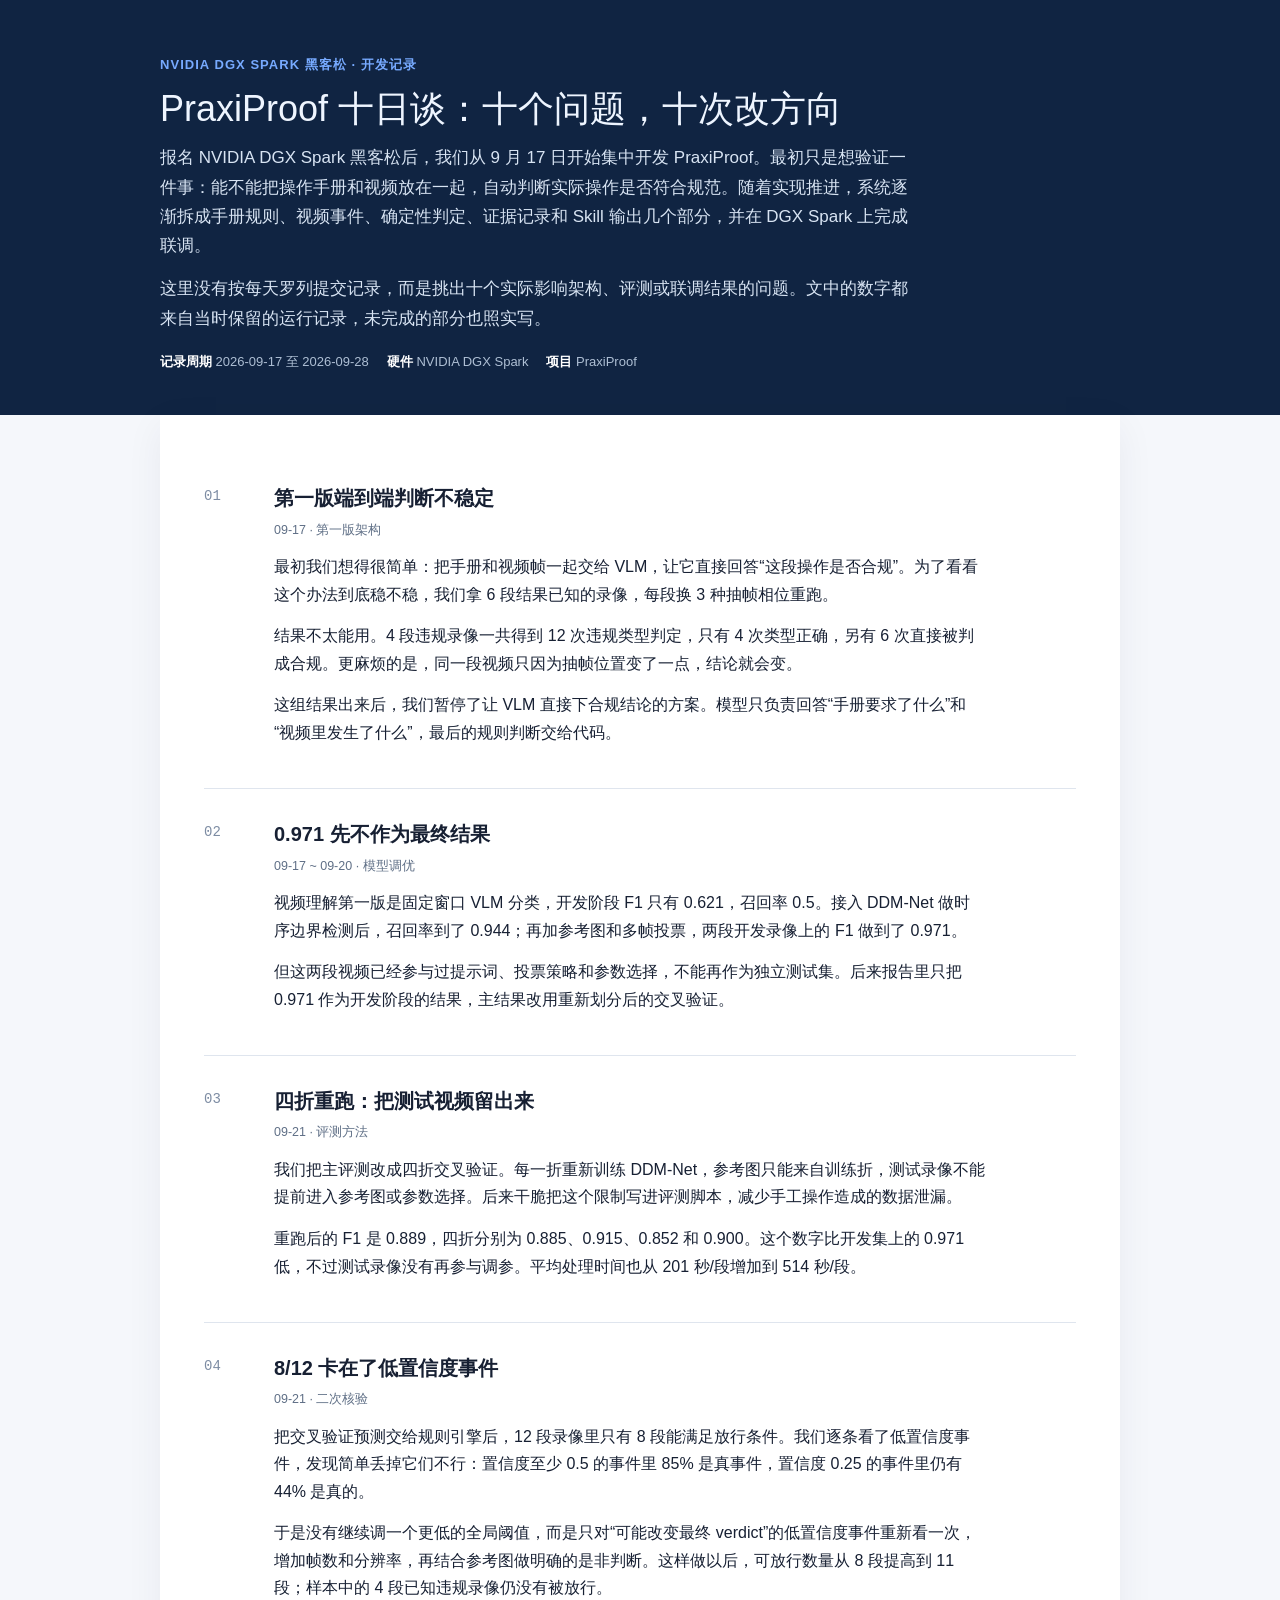
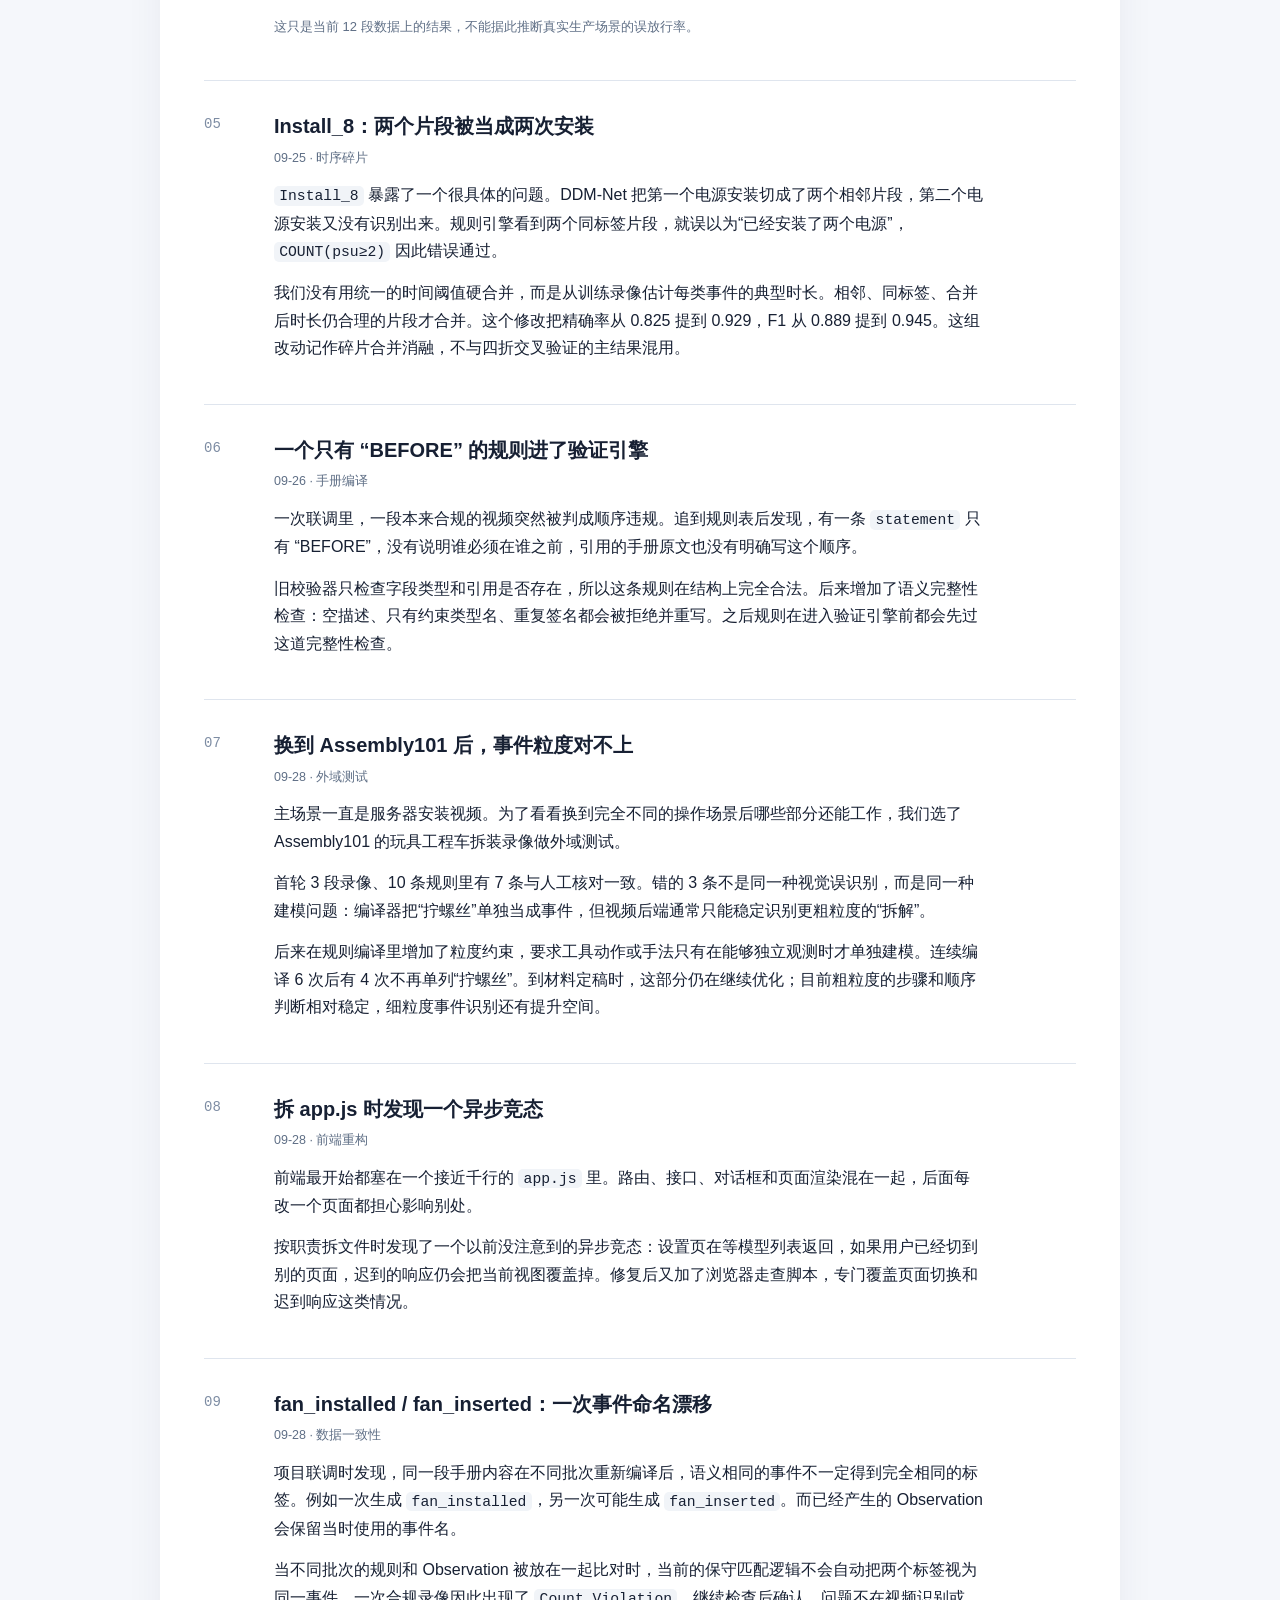
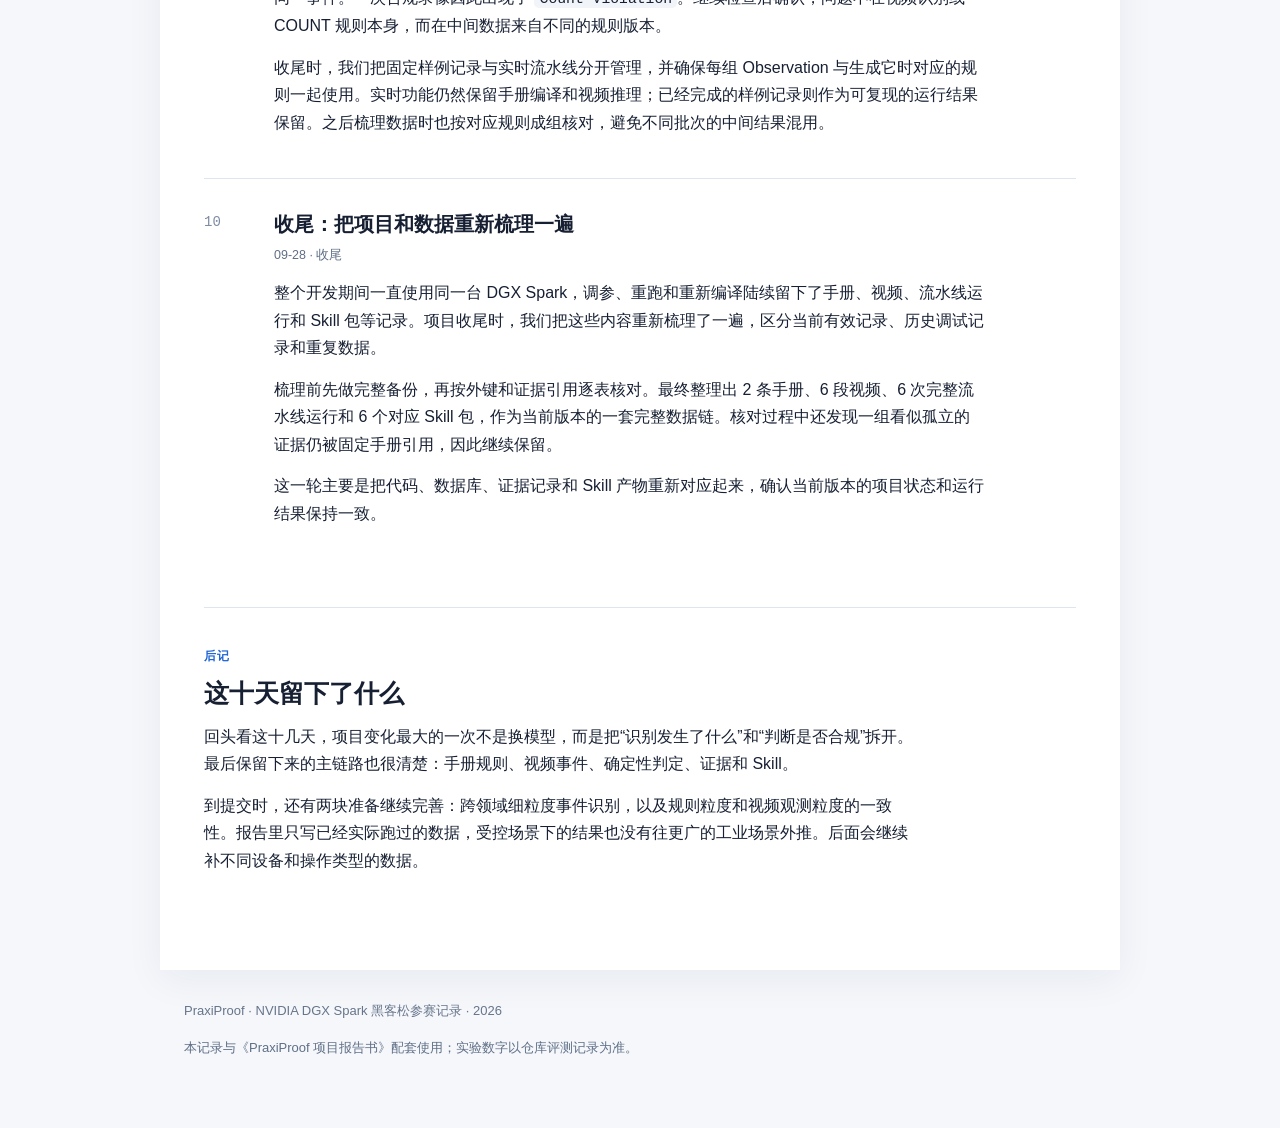
<file: docs/report/praxiproof-ten-day-tale.html>
<!doctype html><html lang="zh-CN"><head><meta charset="utf-8"><meta name="viewport" content="width=device-width,initial-scale=1"><title>NVIDIA DGX Spark 黑客松十日谈｜PraxiProof</title><meta name="description" content="参加 NVIDIA DGX Spark 黑客松期间，PraxiProof 的十个研发问题与处理记录。"><style>
:root{--bg:#f5f7fb;--paper:#fff;--text:#172033;--muted:#5f6f86;--line:#dfe5ee;--blue:#1f65d6;--soft:#eef4ff;--green:#18794e;--greenbg:#eaf8f1;--amber:#8a5b00;--amberbg:#fff6df;--red:#b4232a;--redbg:#fff0f1;--code:#f1f4f8}
*{box-sizing:border-box}body{margin:0;background:var(--bg);color:var(--text);font-family:-apple-system,BlinkMacSystemFont,"Segoe UI","PingFang SC","Microsoft YaHei",sans-serif;line-height:1.72}a{color:var(--blue);text-decoration:none}a:hover{text-decoration:underline}code{font-family:"SFMono-Regular",Consolas,monospace;background:var(--code);padding:.12em .35em;border-radius:5px;font-size:.92em}header{background:#102442;color:#eef5ff;padding:54px 24px 42px}header .inner,main,footer{max-width:960px;margin:auto}.kicker{font-size:13px;letter-spacing:.08em;text-transform:uppercase;color:#77aaff;font-weight:700}.title{font-size:36px;line-height:1.25;margin:10px 0 12px}.lead{max-width:760px;color:#d8e4f3;font-size:17px}.meta{display:flex;gap:18px;flex-wrap:wrap;color:#aebfd4;font-size:13px;margin-top:18px}.meta b{color:#fff}main{background:var(--paper);padding:0 44px 44px;box-shadow:0 10px 36px rgba(20,40,70,.06)}section{padding:38px 0;border-top:1px solid var(--line)}section:first-child{border-top:0}.no{font-size:12px;font-weight:700;color:var(--blue);letter-spacing:.08em}h2{font-size:25px;margin:5px 0 8px}h3{font-size:18px;margin:28px 0 9px}h4{font-size:15px;margin:18px 0 6px}p{margin:0 0 14px;max-width:80ch}.sub{color:var(--muted);margin-bottom:22px}.note{border-left:3px solid var(--blue);background:#f7faff;padding:11px 14px;margin:14px 0;color:#33435a}.warn{border-left-color:#d38a00;background:#fffaf0}.danger{border-left-color:#d54a4f;background:#fff6f6}.grid{display:grid;grid-template-columns:repeat(2,minmax(0,1fr));gap:14px}.card{border:1px solid var(--line);border-radius:12px;padding:17px 18px;background:#fff}.card h3,.card h4{margin-top:0}.table{overflow-x:auto;border:1px solid var(--line);border-radius:10px;margin:14px 0 18px}table{border-collapse:collapse;width:100%;font-size:14px}th{background:#f6f8fb;color:#425168;text-align:left;font-weight:650}th,td{padding:10px 12px;border-top:1px solid var(--line);vertical-align:top}thead th{border-top:0}.status{display:inline-block;border-radius:999px;padding:2px 9px;font-size:12px;font-weight:650}.ok{background:var(--greenbg);color:var(--green)}.partial{background:var(--amberbg);color:var(--amber)}.nope{background:var(--redbg);color:var(--red)}ul,ol{padding-left:22px}li{margin:6px 0}.equation{font-family:"SFMono-Regular",Consolas,monospace;background:#f6f8fb;border:1px solid var(--line);padding:12px 14px;border-radius:8px;overflow:auto}.ref li{margin:8px 0}.story{display:grid;grid-template-columns:52px 1fr;gap:18px;padding:28px 0;border-top:1px solid var(--line)}.story:first-child{border-top:0}.story-num{font-family:"SFMono-Regular",Consolas,monospace;color:#7d8ca3;font-size:14px;padding-top:3px}.story h3{margin:0 0 4px;font-size:20px}.tag{font-size:12.5px;color:var(--muted);margin-bottom:12px}.fact{background:#f6f8fb;border:1px solid var(--line);border-radius:10px;padding:13px 15px;margin:12px 0}.small{font-size:13px;color:var(--muted)}footer{padding:30px 24px 60px;color:#66758a;font-size:13px}@media(max-width:720px){main{padding:0 20px 36px}.title{font-size:29px}.grid{grid-template-columns:1fr}.story{grid-template-columns:1fr}.story-num{padding-top:0}}
</style></head><body>
<header><div class="inner"><div class="kicker">NVIDIA DGX Spark 黑客松 · 开发记录</div><div class="title">PraxiProof 十日谈：十个问题，十次改方向</div><p class="lead">报名 NVIDIA DGX Spark 黑客松后，我们从 9 月 17 日开始集中开发 PraxiProof。最初只是想验证一件事：能不能把操作手册和视频放在一起，自动判断实际操作是否符合规范。随着实现推进，系统逐渐拆成手册规则、视频事件、确定性判定、证据记录和 Skill 输出几个部分，并在 DGX Spark 上完成联调。</p><p class="lead">这里没有按每天罗列提交记录，而是挑出十个实际影响架构、评测或联调结果的问题。文中的数字都来自当时保留的运行记录，未完成的部分也照实写。</p><div class="meta"><span><b>记录周期</b> 2026-09-17 至 2026-09-28</span><span><b>硬件</b> NVIDIA DGX Spark</span><span><b>项目</b> PraxiProof</span></div></div></header>
<main><section><div class="story"><div class="story-num">01</div><div><h3>第一版端到端判断不稳定</h3><div class="tag">09-17 · 第一版架构</div><p>最初我们想得很简单：把手册和视频帧一起交给 VLM，让它直接回答“这段操作是否合规”。为了看看这个办法到底稳不稳，我们拿 6 段结果已知的录像，每段换 3 种抽帧相位重跑。</p><p>结果不太能用。4 段违规录像一共得到 12 次违规类型判定，只有 4 次类型正确，另有 6 次直接被判成合规。更麻烦的是，同一段视频只因为抽帧位置变了一点，结论就会变。</p><p>这组结果出来后，我们暂停了让 VLM 直接下合规结论的方案。模型只负责回答“手册要求了什么”和“视频里发生了什么”，最后的规则判断交给代码。</p></div></div>
<div class="story"><div class="story-num">02</div><div><h3>0.971 先不作为最终结果</h3><div class="tag">09-17 ~ 09-20 · 模型调优</div><p>视频理解第一版是固定窗口 VLM 分类，开发阶段 F1 只有 0.621，召回率 0.5。接入 DDM-Net 做时序边界检测后，召回率到了 0.944；再加参考图和多帧投票，两段开发录像上的 F1 做到了 0.971。</p><p>但这两段视频已经参与过提示词、投票策略和参数选择，不能再作为独立测试集。后来报告里只把 0.971 作为开发阶段的结果，主结果改用重新划分后的交叉验证。</p></div></div>
<div class="story"><div class="story-num">03</div><div><h3>四折重跑：把测试视频留出来</h3><div class="tag">09-21 · 评测方法</div><p>我们把主评测改成四折交叉验证。每一折重新训练 DDM-Net，参考图只能来自训练折，测试录像不能提前进入参考图或参数选择。后来干脆把这个限制写进评测脚本，减少手工操作造成的数据泄漏。</p><p>重跑后的 F1 是 0.889，四折分别为 0.885、0.915、0.852 和 0.900。这个数字比开发集上的 0.971 低，不过测试录像没有再参与调参。平均处理时间也从 201 秒/段增加到 514 秒/段。</p></div></div>
<div class="story"><div class="story-num">04</div><div><h3>8/12 卡在了低置信度事件</h3><div class="tag">09-21 · 二次核验</div><p>把交叉验证预测交给规则引擎后，12 段录像里只有 8 段能满足放行条件。我们逐条看了低置信度事件，发现简单丢掉它们不行：置信度至少 0.5 的事件里 85% 是真事件，置信度 0.25 的事件里仍有 44% 是真的。</p><p>于是没有继续调一个更低的全局阈值，而是只对“可能改变最终 verdict”的低置信度事件重新看一次，增加帧数和分辨率，再结合参考图做明确的是非判断。这样做以后，可放行数量从 8 段提高到 11 段；样本中的 4 段已知违规录像仍没有被放行。</p><p class="small">这只是当前 12 段数据上的结果，不能据此推断真实生产场景的误放行率。</p></div></div>
<div class="story"><div class="story-num">05</div><div><h3>Install_8：两个片段被当成两次安装</h3><div class="tag">09-25 · 时序碎片</div><p><code>Install_8</code> 暴露了一个很具体的问题。DDM-Net 把第一个电源安装切成了两个相邻片段，第二个电源安装又没有识别出来。规则引擎看到两个同标签片段，就误以为“已经安装了两个电源”，<code>COUNT(psu≥2)</code> 因此错误通过。</p><p>我们没有用统一的时间阈值硬合并，而是从训练录像估计每类事件的典型时长。相邻、同标签、合并后时长仍合理的片段才合并。这个修改把精确率从 0.825 提到 0.929，F1 从 0.889 提到 0.945。这组改动记作碎片合并消融，不与四折交叉验证的主结果混用。</p></div></div>
<div class="story"><div class="story-num">06</div><div><h3>一个只有 “BEFORE” 的规则进了验证引擎</h3><div class="tag">09-26 · 手册编译</div><p>一次联调里，一段本来合规的视频突然被判成顺序违规。追到规则表后发现，有一条 <code>statement</code> 只有 “BEFORE”，没有说明谁必须在谁之前，引用的手册原文也没有明确写这个顺序。</p><p>旧校验器只检查字段类型和引用是否存在，所以这条规则在结构上完全合法。后来增加了语义完整性检查：空描述、只有约束类型名、重复签名都会被拒绝并重写。之后规则在进入验证引擎前都会先过这道完整性检查。</p></div></div>
<div class="story"><div class="story-num">07</div><div><h3>换到 Assembly101 后，事件粒度对不上</h3><div class="tag">09-28 · 外域测试</div><p>主场景一直是服务器安装视频。为了看看换到完全不同的操作场景后哪些部分还能工作，我们选了 Assembly101 的玩具工程车拆装录像做外域测试。</p><p>首轮 3 段录像、10 条规则里有 7 条与人工核对一致。错的 3 条不是同一种视觉误识别，而是同一种建模问题：编译器把“拧螺丝”单独当成事件，但视频后端通常只能稳定识别更粗粒度的“拆解”。</p><p>后来在规则编译里增加了粒度约束，要求工具动作或手法只有在能够独立观测时才单独建模。连续编译 6 次后有 4 次不再单列“拧螺丝”。到材料定稿时，这部分仍在继续优化；目前粗粒度的步骤和顺序判断相对稳定，细粒度事件识别还有提升空间。</p></div></div>
<div class="story"><div class="story-num">08</div><div><h3>拆 app.js 时发现一个异步竞态</h3><div class="tag">09-28 · 前端重构</div><p>前端最开始都塞在一个接近千行的 <code>app.js</code> 里。路由、接口、对话框和页面渲染混在一起，后面每改一个页面都担心影响别处。</p><p>按职责拆文件时发现了一个以前没注意到的异步竞态：设置页在等模型列表返回，如果用户已经切到别的页面，迟到的响应仍会把当前视图覆盖掉。修复后又加了浏览器走查脚本，专门覆盖页面切换和迟到响应这类情况。</p></div></div>
<div class="story"><div class="story-num">09</div><div><h3>fan_installed / fan_inserted：一次事件命名漂移</h3><div class="tag">09-28 · 数据一致性</div><p>项目联调时发现，同一段手册内容在不同批次重新编译后，语义相同的事件不一定得到完全相同的标签。例如一次生成 <code>fan_installed</code>，另一次可能生成 <code>fan_inserted</code>。而已经产生的 Observation 会保留当时使用的事件名。</p><p>当不同批次的规则和 Observation 被放在一起比对时，当前的保守匹配逻辑不会自动把两个标签视为同一事件。一次合规录像因此出现了 <code>Count Violation</code>。继续检查后确认，问题不在视频识别或 COUNT 规则本身，而在中间数据来自不同的规则版本。</p><p>收尾时，我们把固定样例记录与实时流水线分开管理，并确保每组 Observation 与生成它时对应的规则一起使用。实时功能仍然保留手册编译和视频推理；已经完成的样例记录则作为可复现的运行结果保留。之后梳理数据时也按对应规则成组核对，避免不同批次的中间结果混用。</p></div></div>
<div class="story"><div class="story-num">10</div><div><h3>收尾：把项目和数据重新梳理一遍</h3><div class="tag">09-28 · 收尾</div><p>整个开发期间一直使用同一台 DGX Spark，调参、重跑和重新编译陆续留下了手册、视频、流水线运行和 Skill 包等记录。项目收尾时，我们把这些内容重新梳理了一遍，区分当前有效记录、历史调试记录和重复数据。</p><p>梳理前先做完整备份，再按外键和证据引用逐表核对。最终整理出 2 条手册、6 段视频、6 次完整流水线运行和 6 个对应 Skill 包，作为当前版本的一套完整数据链。核对过程中还发现一组看似孤立的证据仍被固定手册引用，因此继续保留。</p><p>这一轮主要是把代码、数据库、证据记录和 Skill 产物重新对应起来，确认当前版本的项目状态和运行结果保持一致。</p></div></div></section>
<section><div class="no">后记</div><h2>这十天留下了什么</h2><p>回头看这十几天，项目变化最大的一次不是换模型，而是把“识别发生了什么”和“判断是否合规”拆开。最后保留下来的主链路也很清楚：手册规则、视频事件、确定性判定、证据和 Skill。</p><p>到提交时，还有两块准备继续完善：跨领域细粒度事件识别，以及规则粒度和视频观测粒度的一致性。报告里只写已经实际跑过的数据，受控场景下的结果也没有往更广的工业场景外推。后面会继续补不同设备和操作类型的数据。</p></section>
</main><footer><p>PraxiProof · NVIDIA DGX Spark 黑客松参赛记录 · 2026</p><p class="small">本记录与《PraxiProof 项目报告书》配套使用；实验数字以仓库评测记录为准。</p></footer></body></html>
</file>
